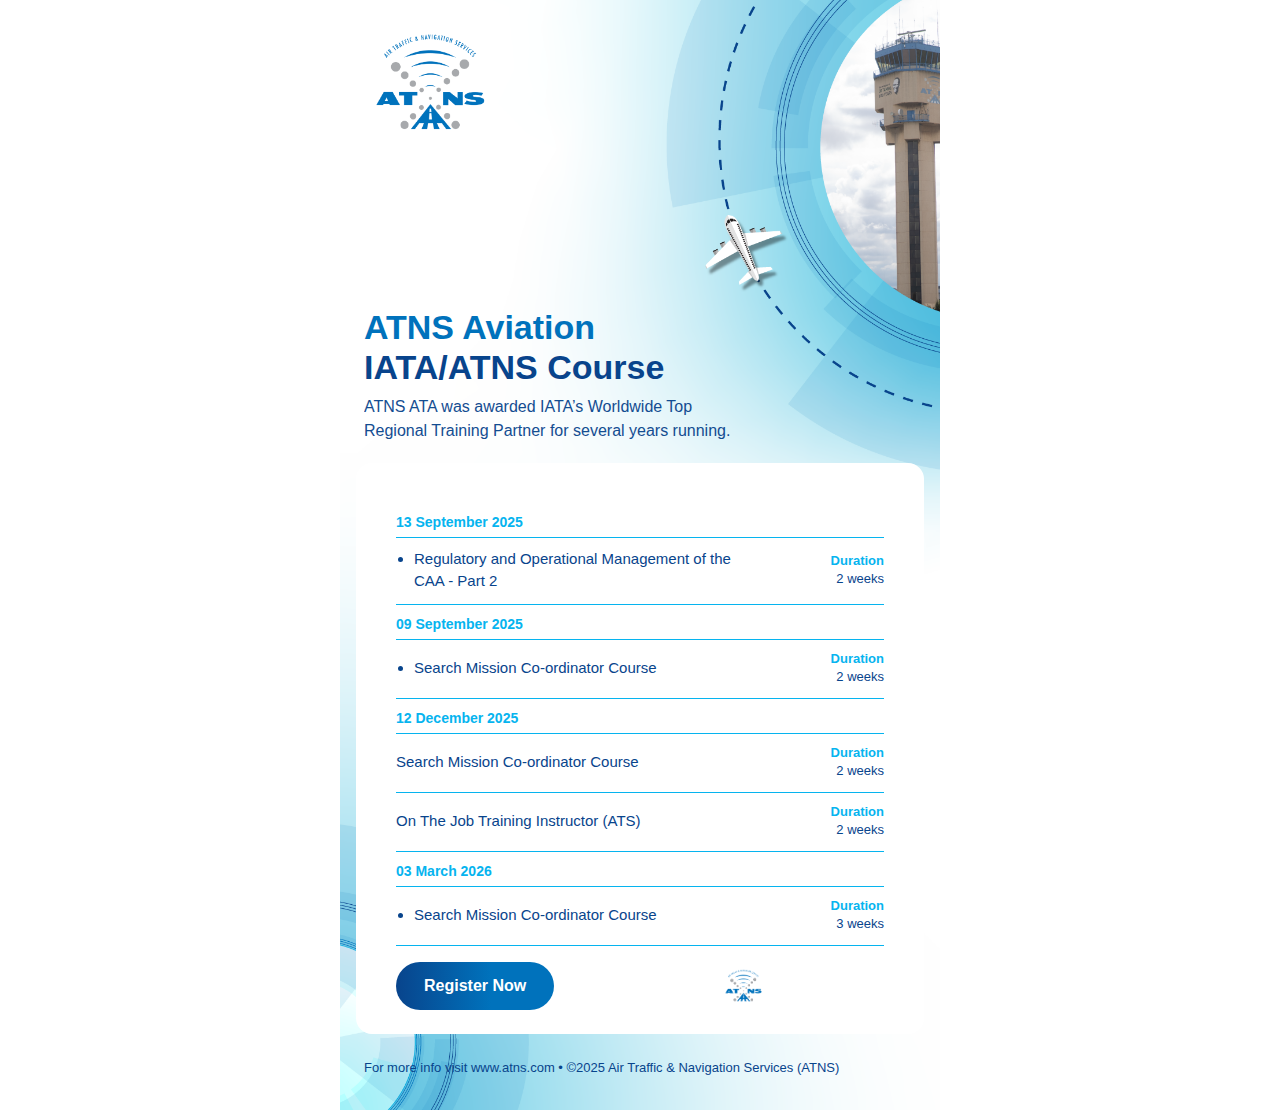
<file: index.html>
<!DOCTYPE html>
<html
  lang="en"
  xmlns="http://www.w3.org/1999/xhtml"
  xmlns:v="urn:schemas-microsoft-com:vml"
  xmlns:o="urn:schemas-microsoft-com:office:office"
>
  <head>
    <meta charset="utf-8" />
    <meta name="x-apple-disable-message-reformatting" />
    <meta name="viewport" content="width=device-width, initial-scale=1" />
    <link rel="stylesheet" href="css/main.css">
    <title>ATNS - TRAINING COURSE</title>
    <!--[if mso]>
      <xml
        ><o:OfficeDocumentSettings
          ><o:PixelsPerInch>96</o:PixelsPerInch></o:OfficeDocumentSettings
        ></xml
      >
    <![endif]-->

  </head>
  <body style="margin: 0; padding: 0; background: #fff; color: black;">
    <center role="article" aria-roledescription="email" lang="en">
      <!-- Preheader (hidden in most clients) -->
      <div style="display: none; max-height: 0; overflow: hidden; opacity: 0">
        ATNS Air Traffic Services Courses — upcoming dates & durations.
      </div>

     <table role="presentation" width="100%" cellpadding="0" cellspacing="0" style="margin:0; padding:0;">
  <tr>
    <td align="center" style="background:#FFF;">
      <!-- 600px container with full-email background image -->
      <table role="presentation" width="600" cellpadding="0" cellspacing="0" class="container" style="width:600px;">
        <tr>
          <td
            background="YOUR_BG_IMAGE_URL.jpg"
            style="
              background:url('IMAGES/SOCIAL-MEDIA-DESIGN---ALL-SECTORS-BODY-V2.png') center/cover no-repeat;
              -webkit-background-size:cover;
              background-size:cover;
              padding:0;
              height: 90vh;
            "
          >

            <!--[if gte mso 9]>
            <v:rect fill="t" stroke="f" style="width:600px; height:auto;">
              <v:fill type="frame" src="YOUR_BG_IMAGE_URL.jpg" color="#0F4A8A"/>
              <v:textbox inset="0,0,0,0" style="mso-fit-shape-to-text:t">
            <![endif]-->

            <!-- BEGIN CONTENT -->
            <table role="presentation" width="100%" cellpadding="0" cellspacing="0">
              <!-- Header -->
              <tr >
                <td class="p-24" style="padding:0;">
                  <table role="presentation" width="100%" style="
border-collapse: collapse !important;">
                    <tr>
                      <td class="stack" width="120" style="vertical-align:top; padding: 2REM;">
                        <img src="IMAGES/ATNS Logo 01.png" width="120" alt="ATNS" style="display:block;border:0;">
                      </td>
                      
                    </tr>
                  </table>
                </td>
              </tr>

              <!-- Hero -->
              <tr>
                <td class="p-24" style="padding:140px 24px 0; color:#08448c;">
                  <h1 class="h1" mc:edit="hero_title"
                      style="margin:0 0 8px;font-family:Arial,Helvetica,sans-serif;font-size:34px;line-height:40px;font-weight:800; width: 70%;">
                    <span style="color: #0072bc;" > ATNS Aviation </span>IATA/ATNS Course
                  </h1>
                  <p class="h2" mc:edit="hero_copy"
                     style="margin:0 0 20px;font-family:Arial,Helvetica,sans-serif;font-size:16px;line-height:24px;opacity:.95; width: 70%">
                    ATNS ATA was awarded IATA’s Worldwide Top Regional Training Partner for several years running.
                  </p>
                </td>
              </tr>

              <!-- Schedule Card -->
              <!-- Repeatable Row -->
<!-- Repeatable Row -->
<tr mc:repeatable="course_row">
  <td align="center" style="padding:0 16px; display: block;">
    <!-- Constrain content to 100% width -->
    <table role="presentation" width="100%" cellpadding="0" cellspacing="0"
           style="width:100%; margin:0 auto; background-color: #FFF; padding: 40px; padding-bottom: 0; border-radius: 1rem;">
      <!-- Date -->
      <tr>
        <td mc:edit="date_1"
            style="font:700 14px/18px Arial,Helvetica,sans-serif; color:#06b4ef; padding:10px 0 6px;">
          13 September 2025
        </td>
        <td width="120">&nbsp;</td>
      </tr>

      <!-- Title + Duration on SAME line -->
      <tr>
        <td mc:edit="title_1"
            style="font:400 15px/22px Arial,Helvetica,sans-serif; color:#08448C;
                   border-top:1px solid #06b4ef; padding:10px 0 12px;">
         
          <ul style="margin:0; padding-left:18px;">
          <li>Regulatory and Operational Management of the CAA - Part 2</li>
        </ul>
        </td>

        <td align="right"
            style="border-top:1px solid #06b4ef; padding:10px 0 12px; white-space:nowrap;
                   font:700 13px/18px Arial,Helvetica,sans-serif; color:#06b4ef;">
          <span style="display:block;">Duration</span>
          <span mc:edit="duration_1" style="display:block; color:#08448C; font-weight: lighter;">2 weeks</span>
        </td>
      </tr>

      <!-- Optional divider -->
      <tr>
        <td colspan="2" style="border-bottom:1px solid #06b4ef; line-height:0; font-size:0;">&nbsp;</td>
      </tr>

      <tr>
        <td mc:edit="date_1"
            style="font:700 14px/18px Arial,Helvetica,sans-serif; color:#06b4ef; padding:10px 0 6px;">
          09 September 2025
        </td>
        <td width="120">&nbsp;</td>
      </tr>

      <!-- Title + Duration on SAME line -->
      <tr>
        <td mc:edit="title_1"
            style="font:400 15px/22px Arial,Helvetica,sans-serif; color:#08448C;
                   border-top:1px solid #06b4ef; padding:10px 0 12px;">
       
            <ul style="margin:0; padding-left:18px;">
          <li>Search Mission Co-ordinator Course</li>
        </ul>
        </td>
        

        <td align="right"
            style="border-top:1px solid #06b4ef; padding:10px 0 12px; white-space:nowrap;
                   font:700 13px/18px Arial,Helvetica,sans-serif; color:#06b4ef;">
          <span style="display:block;">Duration</span>
          <span mc:edit="duration_1" style="display:block; color:#08448C; font-weight: lighter;">2 weeks</span>
        </td>
      </tr>

      <!-- Optional divider -->
      <tr>
        <td colspan="2" style="border-bottom:1px solid #06b4ef; line-height:0; font-size:0;">&nbsp;</td>
      </tr>
      <tr>
        <td mc:edit="date_1"
            style="font:700 14px/18px Arial,Helvetica,sans-serif; color:#06b4ef; padding:10px 0 6px;">
          12 December 2025
        </td>
        <td width="120">&nbsp;</td>
      </tr>

      <!-- Title + Duration on SAME line -->
      <tr >
        <td mc:edit="title_1" style="font:400 15px/22px Arial,Helvetica,sans-serif; color:#08448C;
           border-top:1px solid #06b4ef; padding:10px 0 12px;">
  
    Search Mission Co-ordinator Course
  
</td>
        <td align="right"
            style="border-top:1px solid #06b4ef; padding:10px 0 12px; white-space:nowrap;
                   font:700 13px/18px Arial,Helvetica,sans-serif; color:#06b4ef;">
          <span style="display:block;">Duration</span>
          <span mc:edit="duration_1" style="display:block; color:#08448C; font-weight: lighter;">2 weeks</span>
        </td>
</td>
 <tr>
        <td mc:edit="title_1"
    style="font:400 15px/22px Arial,Helvetica,sans-serif; color:#08448C;
           border-top:1px solid #06b4ef; padding:10px 0 12px;">
  
    On The Job Training Instructor (ATS)
  
 </td>

        <td align="right"
            style="border-top:1px solid #06b4ef; padding:10px 0 12px; white-space:nowrap;
                   font:700 13px/18px Arial,Helvetica,sans-serif; color:#06b4ef;">
          <span style="display:block;">Duration</span>
          <span mc:edit="duration_1" style="display:block; color:#08448C; font-weight: lighter;">2 weeks</span>
        </td>
      </tr>

      <!-- Optional divider -->
      <tr>
        <td colspan="2" style="border-bottom:1px solid #06b4ef; line-height:0; font-size:0;">&nbsp;</td>
      </tr>
      <tr>
        <td mc:edit="date_1"
            style="font:700 14px/18px Arial,Helvetica,sans-serif; color:#06b4ef; padding:10px 0 6px;">
          03 March 2026
        </td>
        <td width="120">&nbsp;</td>
      </tr>

      <!-- Title + Duration on SAME line -->
      <tr>
        <td mc:edit="title_1"
            style="font:400 15px/22px Arial,Helvetica,sans-serif; color:#08448C;
                   border-top:1px solid #06b4ef; padding:10px 0 12px;">
        <ul style="margin:0; padding-left:18px;">
          <li>Search Mission Co-ordinator Course</li>
        </ul>
      </td>

        <td align="right"
            style="border-top:1px solid #06b4ef; padding:10px 0 12px; white-space:nowrap;
                   font:700 13px/18px Arial,Helvetica,sans-serif; color:#06b4ef;">
          <span style="display:block;">Duration</span>
          <span mc:edit="duration_1" style="display:block; color:#08448C; font-weight: lighter;">3 weeks</span>
        </td>
      </tr>

      <!-- Optional divider -->
      <tr>
        <td colspan="2" style="border-bottom:1px solid #06b4ef; line-height:0; font-size:0;">&nbsp;</td>
      </tr>
      
     <tr>
  <td align="left" class="p-24" 
      style="padding:16px 0 24px;
             display:flex;
             width:100%;
             justify-content:space-between;
             align-items:center;">
    
    <!-- Left: Button -->
    <a class="btn cta"
       href="https://atns.com"
       target="_blank"
       style="background: linear-gradient(90deg, #08448c 0%, #0072bc 60%, #0072bc 100%);
              color:#fff; 
              border-radius:30px; 
              display:inline-block;
              font:700 16px/48px Arial,Helvetica,sans-serif; 
              text-decoration:none; 
              padding:0 28px;">
      Register Now
    </a>

    <!-- Right: Logo -->
    <img style="width: 40px; height:auto;" src="IMAGES/ATNS Logo 01.png" alt="ATNS Logo">
  </td>
</tr>
    </table>
    
  </td>
  
  
</tr>





              <!-- CTA -->
             

              <!-- Footer -->
              <tr>
                <td class="p-24" mc:edit="footer"
                    style="padding:24px 24px 32px;color:#08448c;font:13px/20px Arial,Helvetica,sans-serif;">
                  For more info visit <a href="https://www.atns.com" style="color:#08448c;">www.atns.com</a> •
         
                  ©2025 Air Traffic & Navigation Services (ATNS)
                </td>
              </tr>
            </table>
            <!-- END CONTENT -->

            <!--[if gte mso 9]></v:textbox></v:rect><![endif]-->
          </td>
        </tr>
      </table>
    </td>
  </tr>
</table>


                    </table>
    </center>
  </body>
</html>
</file>
<file: css/main.css>
/***** EMAIL RESETS *****/
/***** EMAIL RESETS *****/
html,
body {
  margin: 0 !important;
  padding: 0 !important;
  height: 100% !important;
  width: 100% !important;
}

img {
  display: block;
  border: 0;
  line-height: 0;
  outline: none;
  text-decoration: none;
}

@media only screen and (max-width: 620px) {
  .container {
    width: 100% !important;
  }
  .p-24 {
    padding: 20px !important;
  }
  .h1 {
    font-size: 28px !important;
    line-height: 34px !important;
  }
  .h2 {
    font-size: 18px !important;
    line-height: 24px !important;
  }
  .cta {
    width: 100% !important;
  }
  .stack {
    display: block !important;
    width: 100% !important;
  }
}
/* Dark mode helpers */
@media (prefers-color-scheme: dark) {
  body {
    background: #0d1f3a !important;
    color: #eaf3ff !important;
  }
  .card {
    background: #0f2b55 !important;
  }
  .btn {
    background: #ffffff !important;
    color: #0f2b55 !important;
  }
}
/* Utilities */
.bg {
  background-color: #fff;
}
.card {
  background: #0b3162;
  border-radius: 14px;
}
a {
  color: #02b4ee;
  text-decoration: none;
}
</file>
